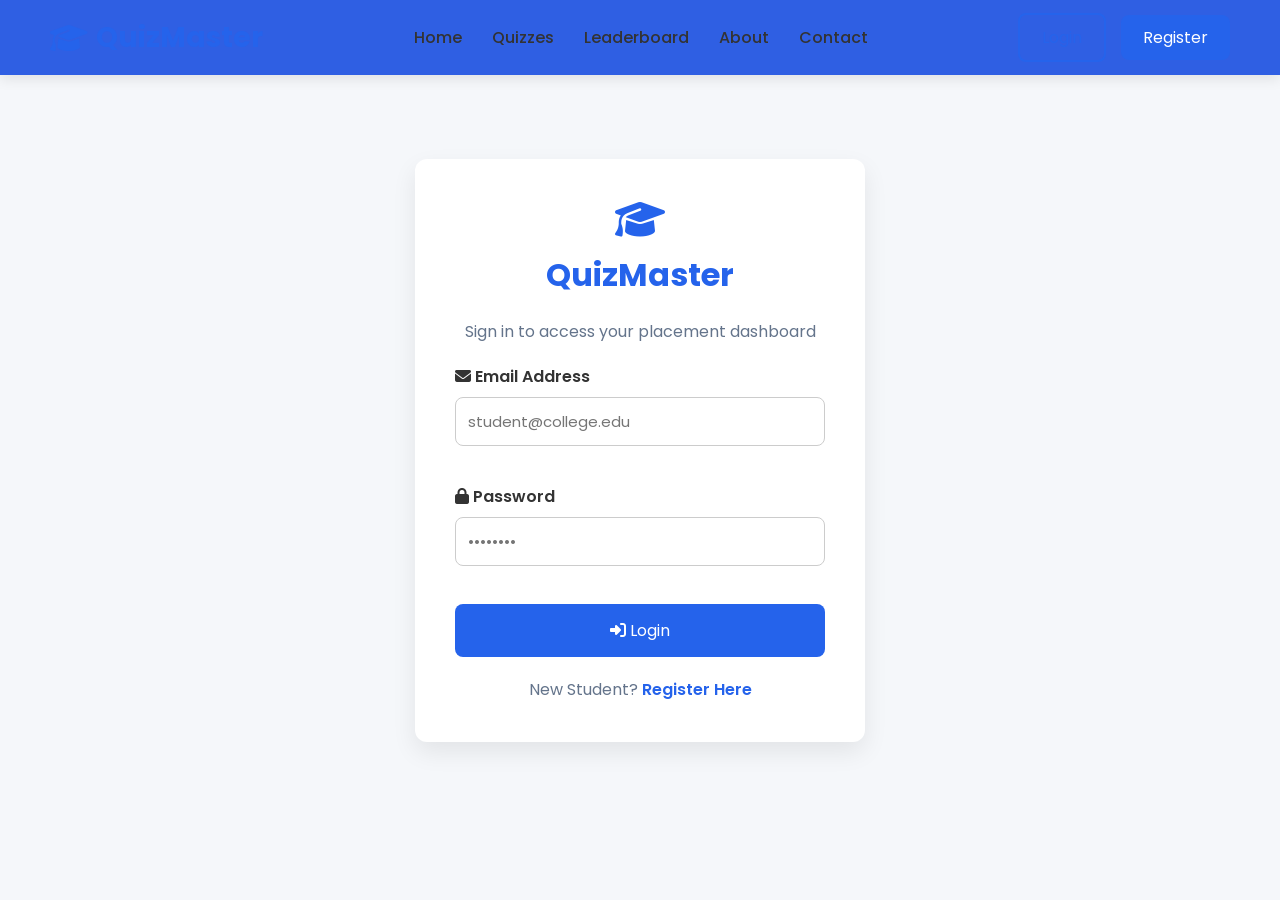
<file: frontend/add-question.html>
<!DOCTYPE html>
<html lang="en">

<head>
    <meta charset="UTF-8">
    <meta name="viewport" content="width=device-width, initial-scale=1.0">
    <title>Add Question | QuizMaster Admin</title>
    <link rel="stylesheet" href="css/style.css">
    <link rel="preconnect" href="https://fonts.googleapis.com">
    <link href="https://fonts.googleapis.com/css2?family=Poppins:wght@300;400;500;600;700&display=swap" rel="stylesheet">
    <link rel="stylesheet" href="https://cdnjs.cloudflare.com/ajax/libs/font-awesome/6.7.2/css/all.min.css">
</head>

<body>

    <header class="navbar">
        <!-- Rendered by common.js -->
    </header>

    <div class="container" style="align-items: flex-start; padding-top: 100px;">
        <div style="max-width: 900px; width: 100%; display: grid; grid-template-columns: 1fr 1fr; gap: 25px;">
            
            <!-- Left Form Card -->
            <div class="card" style="width: 100%;">
                <div style="text-align: center; margin-bottom: 20px;">
                    <i class="fa-solid fa-circle-question" style="font-size: 38px; color: #2563eb;"></i>
                    <h1 style="margin-top: 10px;">Add Question</h1>
                    <p style="color: #64748b;">Add MCQ to selected quiz</p>
                </div>

                <form id="questionForm">
                    <div class="input-group">
                        <label for="quizSelect"><i class="fa-solid fa-layer-group"></i> Select Target Quiz</label>
                        <select id="quizSelect" required>
                            <option value="">-- Loading Quizzes --</option>
                        </select>
                    </div>

                    <div class="input-group">
                        <label for="questionText"><i class="fa-solid fa-question"></i> Question Text</label>
                        <textarea id="questionText" placeholder="Enter question statement..." rows="3" required></textarea>
                    </div>

                    <div class="input-group">
                        <label for="opt1">Option 1</label>
                        <input type="text" id="opt1" placeholder="Option 1 text" required>
                    </div>

                    <div class="input-group">
                        <label for="opt2">Option 2</label>
                        <input type="text" id="opt2" placeholder="Option 2 text" required>
                    </div>

                    <div class="input-group">
                        <label for="opt3">Option 3</label>
                        <input type="text" id="opt3" placeholder="Option 3 text" required>
                    </div>

                    <div class="input-group">
                        <label for="opt4">Option 4</label>
                        <input type="text" id="opt4" placeholder="Option 4 text" required>
                    </div>

                    <div class="input-group">
                        <label for="correctAnswer"><i class="fa-solid fa-circle-check"></i> Correct Answer Choice</label>
                        <select id="correctAnswer" required>
                            <option value="">-- Select Which Option is Correct --</option>
                            <option value="1">Option 1</option>
                            <option value="2">Option 2</option>
                            <option value="3">Option 3</option>
                            <option value="4">Option 4</option>
                        </select>
                    </div>

                    <button type="submit" id="submitBtn">
                        <i class="fa-solid fa-plus"></i> Save Question
                    </button>
                </form>

                <div style="text-align: center; margin-top: 20px;">
                    <a href="admin-dashboard.html" style="color: #64748b; text-decoration: none; font-size: 14px;">
                        <i class="fa-solid fa-arrow-left"></i> Back to Dashboard
                    </a>
                </div>
            </div>

            <!-- Right Question List Card -->
            <div class="card" style="width: 100%;">
                <h3 style="margin-top: 0; text-align: left; margin-bottom: 15px; color: #0f172a;">
                    <i class="fa-solid fa-list-check" style="color: #2563eb;"></i> Existing Questions
                </h3>
                <div id="existingQuestionsList" style="max-height: 580px; overflow-y: auto;">
                    <p style="color: #64748b;">Select a quiz to view its current questions.</p>
                </div>
            </div>

        </div>
    </div>

    <script src="js/common.js"></script>
    <script src="js/add-question.js"></script>
</body>

</html>
</file>
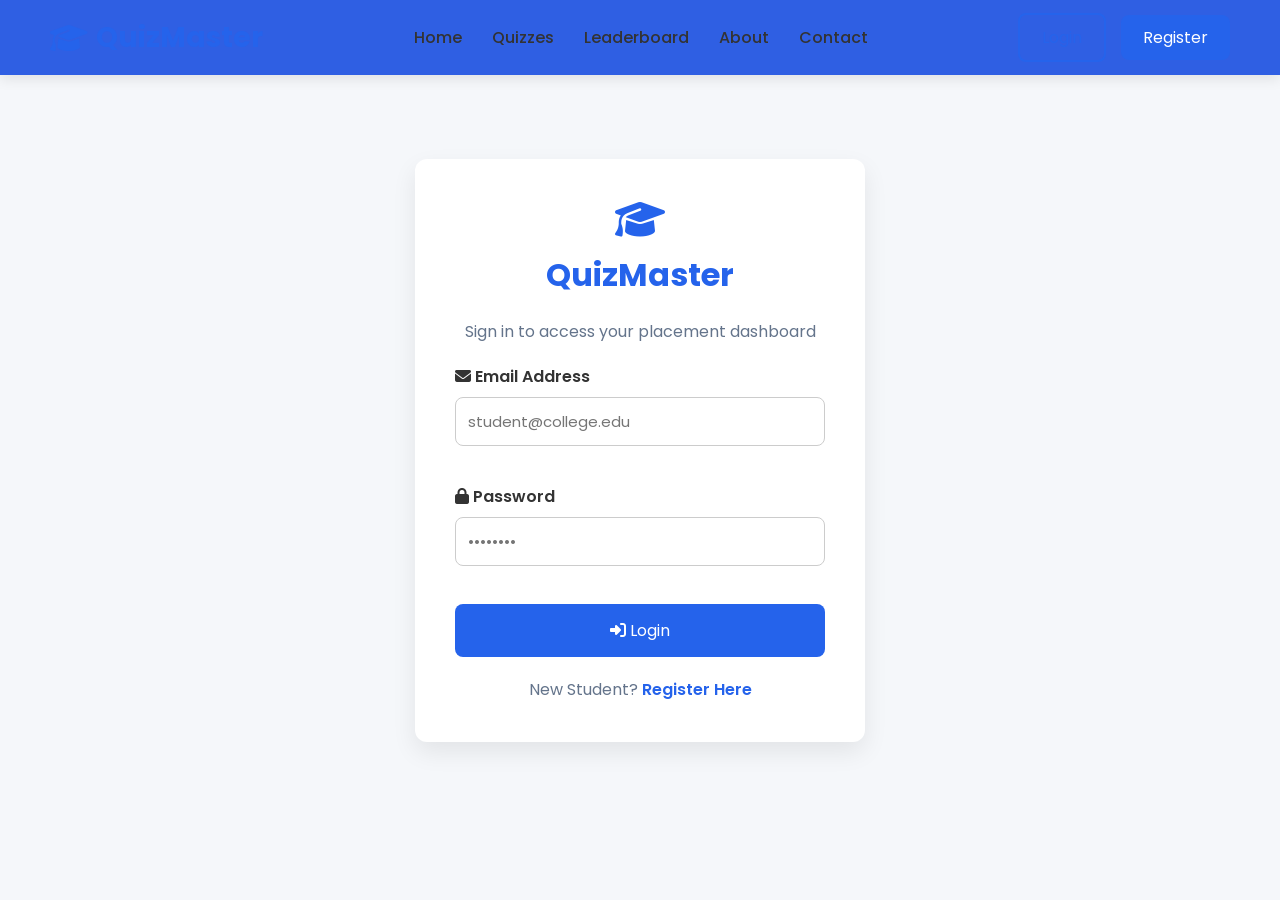
<file: frontend/add-quiz.html>
<!DOCTYPE html>
<html lang="en">

<head>
    <meta charset="UTF-8">
    <meta name="viewport" content="width=device-width, initial-scale=1.0">
    <title>Add Quiz | QuizMaster Admin</title>
    <link rel="stylesheet" href="css/style.css">
    <link rel="preconnect" href="https://fonts.googleapis.com">
    <link href="https://fonts.googleapis.com/css2?family=Poppins:wght@300;400;500;600;700&display=swap" rel="stylesheet">
    <link rel="stylesheet" href="https://cdnjs.cloudflare.com/ajax/libs/font-awesome/6.7.2/css/all.min.css">
</head>

<body>

    <header class="navbar">
        <!-- Rendered by common.js -->
    </header>

    <div class="container">
        <div class="card" style="max-width: 550px; width: 100%;">
            <div style="text-align: center; margin-bottom: 20px;">
                <i class="fa-solid fa-folder-plus" style="font-size: 38px; color: #2563eb;"></i>
                <h1 style="margin-top: 10px;">Create New Quiz</h1>
                <p style="color: #64748b;">Publish a new assessment module</p>
            </div>

            <form id="quizForm">
                <div class="input-group">
                    <label for="title"><i class="fa-solid fa-heading"></i> Quiz Title</label>
                    <input type="text" id="title" placeholder="e.g. Java Core & Spring Boot Placement Assessment" required>
                </div>

                <div class="input-group">
                    <label for="description"><i class="fa-solid fa-align-left"></i> Description</label>
                    <textarea id="description" placeholder="Short overview of topics covered..." rows="3" required></textarea>
                </div>

                <div class="input-group">
                    <label for="imageUrl"><i class="fa-solid fa-image"></i> Image URL (Optional)</label>
                    <input type="url" id="imageUrl" placeholder="https://example.com/java-quiz-banner.png">
                </div>

                <div style="display: grid; grid-template-columns: 1fr 1fr; gap: 15px;">
                    <div class="input-group">
                        <label for="duration"><i class="fa-solid fa-clock"></i> Duration (Mins)</label>
                        <input type="number" id="duration" placeholder="15" value="10" min="1" required>
                    </div>

                    <div class="input-group">
                        <label for="price"><i class="fa-solid fa-indian-rupee-sign"></i> Price (INR)</label>
                        <input type="number" id="price" placeholder="99" min="0" required>
                    </div>
                </div>

                <button type="submit" id="submitBtn">
                    <i class="fa-solid fa-check"></i> Publish Quiz
                </button>
            </form>

            <div style="text-align: center; margin-top: 20px;">
                <a href="admin-dashboard.html" style="color: #64748b; text-decoration: none; font-size: 14px;">
                    <i class="fa-solid fa-arrow-left"></i> Back to Admin Dashboard
                </a>
            </div>
        </div>
    </div>

    <script src="js/common.js"></script>
    <script src="js/add-quiz.js"></script>
</body>

</html>
</file>
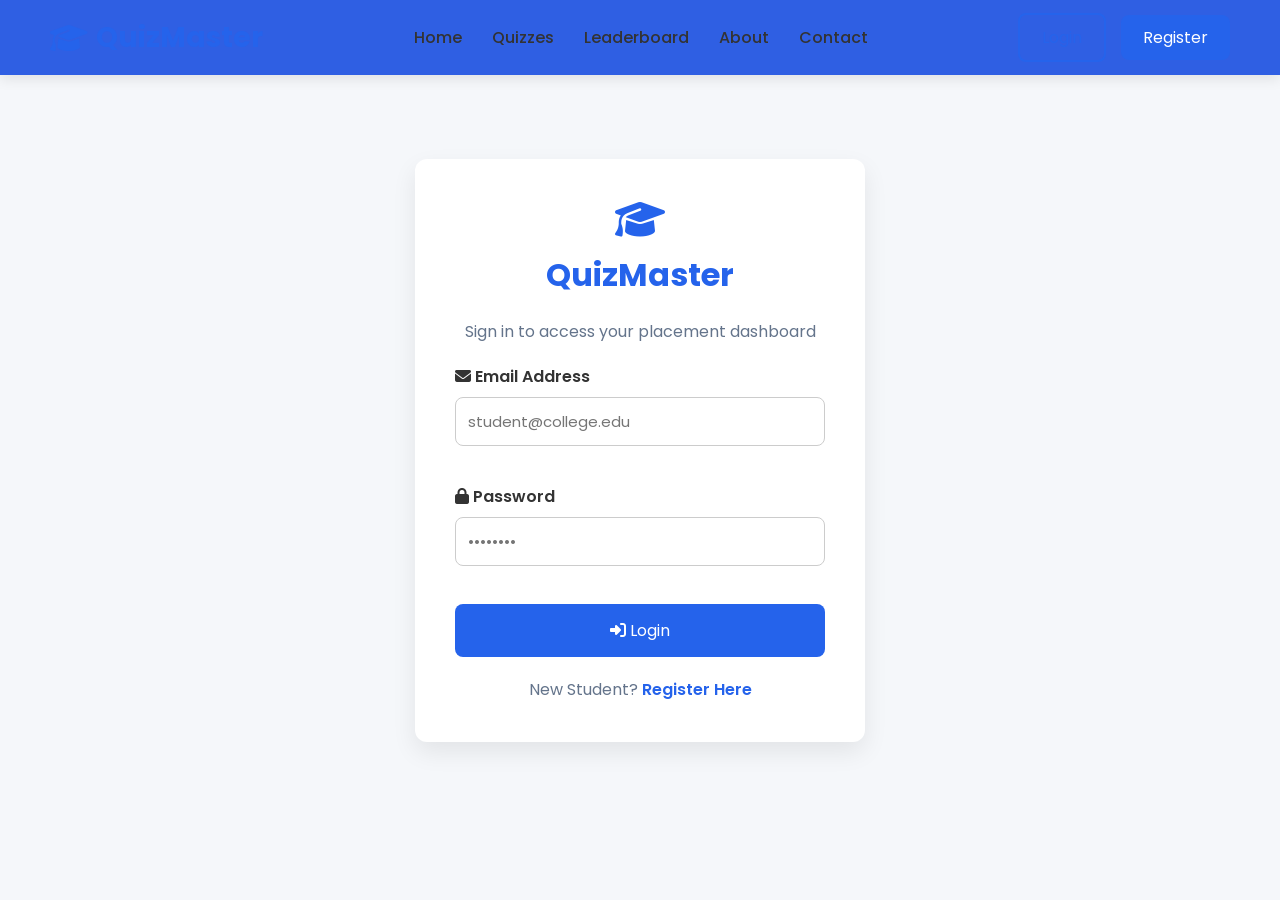
<file: frontend/admin-dashboard.html>
<!DOCTYPE html>
<html lang="en">

<head>
    <meta charset="UTF-8">
    <meta name="viewport" content="width=device-width, initial-scale=1.0">
    <title>Admin Dashboard | QuizMaster</title>
    <link rel="stylesheet" href="css/style.css">
    <link rel="preconnect" href="https://fonts.googleapis.com">
    <link href="https://fonts.googleapis.com/css2?family=Poppins:wght@300;400;500;600;700&display=swap" rel="stylesheet">
    <link rel="stylesheet" href="https://cdnjs.cloudflare.com/ajax/libs/font-awesome/6.7.2/css/all.min.css">
</head>

<body>

    <header class="navbar">
        <!-- Rendered by common.js -->
    </header>

    <div style="padding: 100px 8% 40px 8%; max-width: 1300px; margin: auto;">

        <!-- Admin Welcome Header -->
        <div style="background: linear-gradient(135deg, #0f172a, #3b82f6); color: white; padding: 35px; border-radius: 16px; margin-bottom: 35px; box-shadow: 0 10px 25px rgba(15, 23, 42, 0.3); display: flex; justify-content: space-between; align-items: center; flex-wrap: wrap; gap: 20px;">
            <div>
                <h1 style="font-size: 30px; margin-bottom: 6px;"><i class="fa-solid fa-user-gear"></i> Admin Control Center</h1>
                <p style="color: #cbd5e1; font-size: 15px;">Manage quizzes, questions, registered students, test attempts, and revenue.</p>
            </div>
            <div style="display: flex; gap: 12px; flex-wrap: wrap;">
                <a href="add-quiz.html" class="primary-btn" style="background: #10b981; border: none;">
                    <i class="fa-solid fa-plus"></i> Add Quiz
                </a>
                <a href="add-question.html" class="primary-btn">
                    <i class="fa-solid fa-circle-question"></i> Add Question
                </a>
            </div>
        </div>

        <!-- Metrics Overview Grid -->
        <div class="stat-grid">
            <div class="stat-card">
                <div class="stat-icon" style="background: rgba(37, 99, 235, 0.1); color: #2563eb;"><i class="fa-solid fa-indian-rupee-sign"></i></div>
                <div class="stat-info">
                    <h4>Total Revenue</h4>
                    <p id="adminRevenue">₹0</p>
                </div>
            </div>
            <div class="stat-card">
                <div class="stat-icon" style="background: rgba(16, 185, 129, 0.1); color: #10b981;"><i class="fa-solid fa-box"></i></div>
                <div class="stat-info">
                    <h4>Total Quizzes</h4>
                    <p id="adminQuizzes">0</p>
                </div>
            </div>
            <div class="stat-card">
                <div class="stat-icon" style="background: rgba(234, 179, 8, 0.1); color: #eab308;"><i class="fa-solid fa-list-check"></i></div>
                <div class="stat-info">
                    <h4>Total Questions</h4>
                    <p id="adminQuestions">0</p>
                </div>
            </div>
            <div class="stat-card">
                <div class="stat-icon" style="background: rgba(168, 85, 247, 0.1); color: #a855f7;"><i class="fa-solid fa-users"></i></div>
                <div class="stat-info">
                    <h4>Students Registered</h4>
                    <p id="adminStudents">0</p>
                </div>
            </div>
        </div>

        <!-- Admin Quick Actions & Navigation Cards -->
        <div style="display: grid; grid-template-columns: repeat(auto-fit, minmax(220px, 1fr)); gap: 20px; margin-bottom: 40px;">
            <a href="students.html" style="text-decoration: none; color: inherit;">
                <div class="stat-card" style="transition: transform 0.2s; cursor: pointer;" onmouseover="this.style.transform='translateY(-4px)'" onmouseout="this.style.transform='none'">
                    <div class="stat-icon"><i class="fa-solid fa-graduation-cap"></i></div>
                    <div class="stat-info">
                        <h4>Manage Students</h4>
                        <p style="font-size: 14px; color: #2563eb;">View Roster &rarr;</p>
                    </div>
                </div>
            </a>

            <a href="admin-results.html" style="text-decoration: none; color: inherit;">
                <div class="stat-card" style="transition: transform 0.2s; cursor: pointer;" onmouseover="this.style.transform='translateY(-4px)'" onmouseout="this.style.transform='none'">
                    <div class="stat-icon" style="color:#10b981; background:rgba(16,185,129,0.1);"><i class="fa-solid fa-chart-line"></i></div>
                    <div class="stat-info">
                        <h4>Quiz Results</h4>
                        <p style="font-size: 14px; color: #10b981;">View Attempts &rarr;</p>
                    </div>
                </div>
            </a>
        </div>

        <!-- Manage Published Quizzes Table -->
        <div style="background: white; border-radius: 16px; box-shadow: 0 8px 25px rgba(0,0,0,0.06); padding: 25px; border: 1px solid #e2e8f0;">
            <div style="display: flex; justify-content: space-between; align-items: center; margin-bottom: 20px; flex-wrap: wrap; gap: 15px;">
                <h3 style="margin: 0; font-size: 22px; color: #0f172a;"><i class="fa-solid fa-layer-group" style="color: #2563eb;"></i> Published Quizzes</h3>
                <a href="add-quiz.html" class="primary-btn" style="padding: 8px 16px; font-size: 14px;">
                    <i class="fa-solid fa-plus"></i> Create Quiz
                </a>
            </div>

            <table>
                <thead>
                    <tr>
                        <th>ID</th>
                        <th>Title</th>
                        <th>Duration</th>
                        <th>Price</th>
                        <th>Actions</th>
                    </tr>
                </thead>
                <tbody id="adminQuizTableBody">
                    <tr>
                        <td colspan="5" style="text-align: center; padding: 30px;">
                            <i class="fa-solid fa-spinner fa-spin" style="color: #2563eb;"></i> Loading published quizzes...
                        </td>
                    </tr>
                </tbody>
            </table>
        </div>

        <!-- Recent Purchases / Revenue Log Table -->
        <div style="background: white; border-radius: 16px; box-shadow: 0 8px 25px rgba(0,0,0,0.06); padding: 25px; border: 1px solid #e2e8f0; margin-top: 40px;">
            <h3 style="margin-top: 0; margin-bottom: 20px; font-size: 22px; color: #0f172a;"><i class="fa-solid fa-receipt" style="color: #10b981;"></i> Recent Quiz Purchases</h3>
            <table>
                <thead>
                    <tr>
                        <th>ID</th>
                        <th>User</th>
                        <th>Email</th>
                        <th>Quiz Title</th>
                        <th>Amount</th>
                        <th>Payment ID</th>
                    </tr>
                </thead>
                <tbody id="adminPurchasesTableBody">
                    <tr>
                        <td colspan="6" style="text-align: center; padding: 25px;">
                            <i class="fa-solid fa-spinner fa-spin" style="color: #10b981;"></i> Loading purchase history...
                        </td>
                    </tr>
                </tbody>
            </table>
        </div>

    </div>

    <footer>
        <p>© 2026 QuizMaster | Placement Assessment Platform</p>
    </footer>

    <script src="js/common.js"></script>
    <script src="js/admin.js"></script>
</body>

</html>
</file>
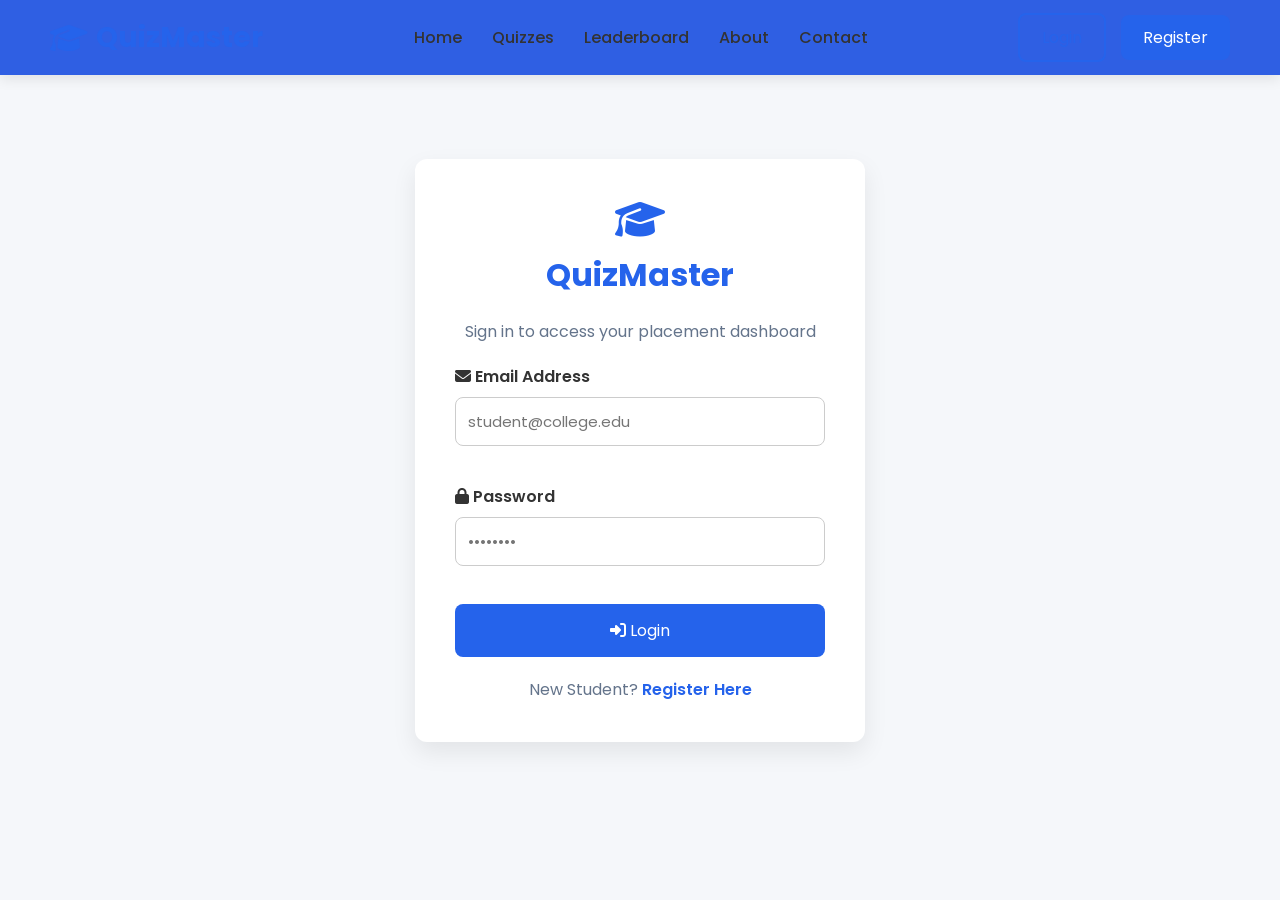
<file: frontend/admin-results.html>
<!DOCTYPE html>
<html lang="en">

<head>
    <meta charset="UTF-8">
    <meta name="viewport" content="width=device-width, initial-scale=1.0">
    <title>All Assessment Results | QuizMaster Admin</title>
    <link rel="stylesheet" href="css/style.css">
    <link rel="preconnect" href="https://fonts.googleapis.com">
    <link href="https://fonts.googleapis.com/css2?family=Poppins:wght@300;400;500;600;700&display=swap" rel="stylesheet">
    <link rel="stylesheet" href="https://cdnjs.cloudflare.com/ajax/libs/font-awesome/6.7.2/css/all.min.css">
</head>

<body>

    <header class="navbar">
        <!-- Rendered by common.js -->
    </header>

    <div style="padding: 100px 8% 40px 8%; max-width: 1200px; margin: auto;">
        
        <div style="display: flex; justify-content: space-between; align-items: center; margin-bottom: 25px; flex-wrap: wrap; gap: 15px;">
            <div>
                <h1 style="font-size: 30px; color: #0f172a; margin: 0;"><i class="fa-solid fa-square-poll-vertical" style="color: #10b981;"></i> Student Assessment Results</h1>
                <p style="color: #64748b; margin-top: 4px;">Complete history of test attempts across all published quizzes</p>
            </div>
            <a href="admin-dashboard.html" class="primary-btn">
                <i class="fa-solid fa-arrow-left"></i> Admin Dashboard
            </a>
        </div>

        <div style="background: white; border-radius: 16px; box-shadow: 0 8px 25px rgba(0,0,0,0.06); overflow: hidden; border: 1px solid #e2e8f0;">
            <table>
                <thead>
                    <tr>
                        <th>Attempt ID</th>
                        <th>Student Username</th>
                        <th>Student Email</th>
                        <th>Quiz Name</th>
                        <th>Score</th>
                        <th>Total Qs</th>
                        <th>Percentage</th>
                    </tr>
                </thead>
                <tbody id="resultTable">
                    <tr>
                        <td colspan="7" style="text-align: center; padding: 40px;">
                            <i class="fa-solid fa-spinner fa-spin" style="font-size: 24px; color: #10b981;"></i>
                            <p style="margin-top: 10px; color: #64748b;">Loading assessment attempt records...</p>
                        </td>
                    </tr>
                </tbody>
            </table>
        </div>

    </div>

    <footer>
        <p>© 2026 QuizMaster | Placement Assessment Platform</p>
    </footer>

    <script src="js/common.js"></script>
    <script src="js/admin-results.js"></script>
</body>

</html>
</file>
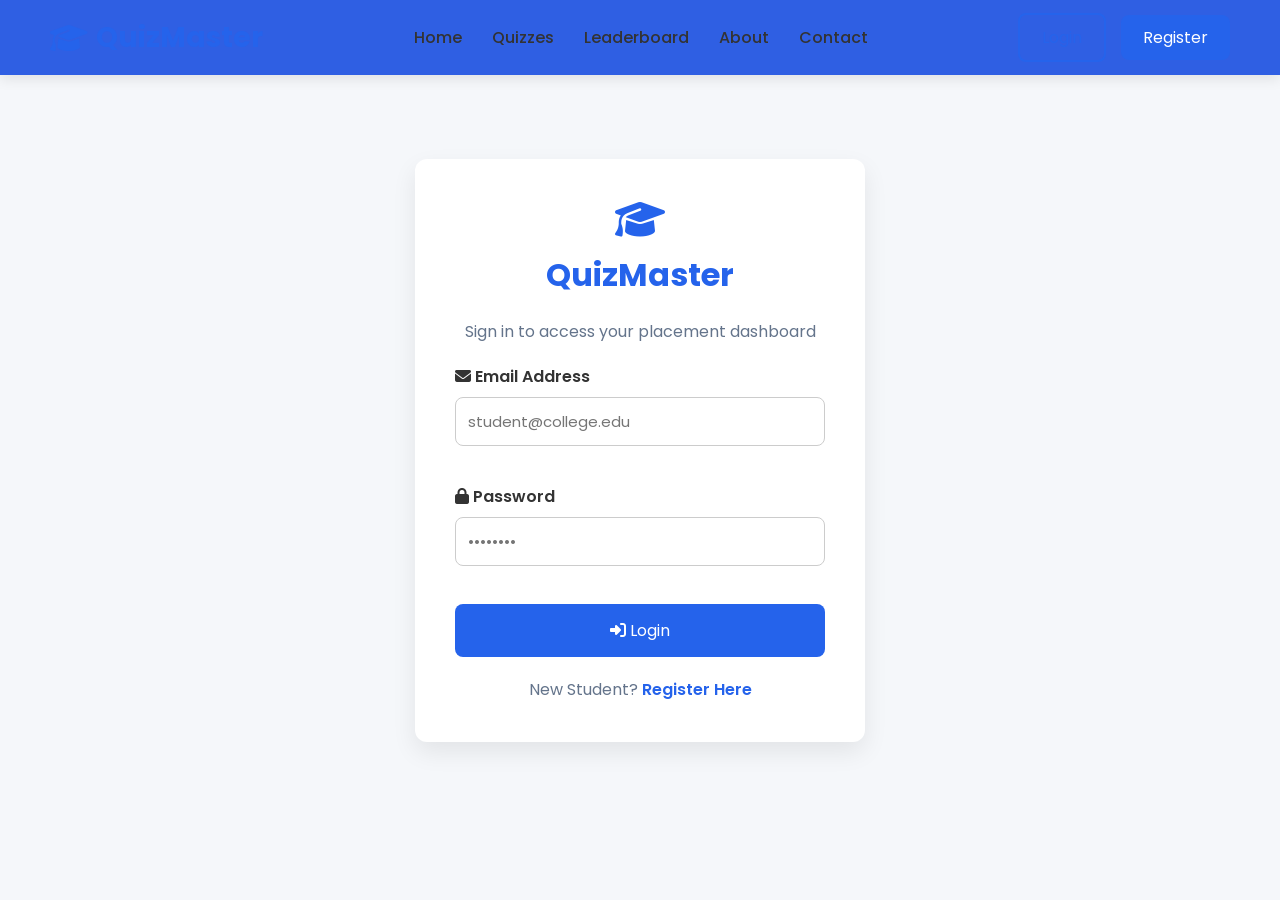
<file: frontend/dashboard.html>
<!DOCTYPE html>
<html lang="en">

<head>
    <meta charset="UTF-8">
    <meta name="viewport" content="width=device-width, initial-scale=1.0">
    <title>Student Dashboard | QuizMaster</title>
    <link rel="stylesheet" href="css/style.css">
    <link rel="preconnect" href="https://fonts.googleapis.com">
    <link href="https://fonts.googleapis.com/css2?family=Poppins:wght@300;400;500;600;700&display=swap" rel="stylesheet">
    <link rel="stylesheet" href="https://cdnjs.cloudflare.com/ajax/libs/font-awesome/6.7.2/css/all.min.css">
    <script src="https://checkout.razorpay.com/v1/checkout.js"></script>
</head>

<body>

    <header class="navbar">
        <!-- Rendered by common.js -->
    </header>

    <div style="padding: 100px 8% 40px 8%; max-width: 1300px; margin: auto;">
        
        <!-- Welcome Banner -->
        <div style="background: linear-gradient(135deg, #1e293b, #2563eb); color: white; padding: 35px; border-radius: 16px; margin-bottom: 35px; box-shadow: 0 10px 25px rgba(37, 99, 235, 0.2); display: flex; justify-content: space-between; align-items: center; flex-wrap: wrap; gap: 20px;">
            <div>
                <h1 style="font-size: 32px; margin-bottom: 8px;">Welcome, <span id="welcomeUsername">Student</span> 👋</h1>
                <p style="color: #cbd5e1; font-size: 16px;">Access your unlocked placement assessments or explore new quizzes.</p>
            </div>
            <div>
                <a href="leaderboard.html" class="primary-btn" style="background: white; color: #2563eb; font-weight: 600;">
                    <i class="fa-solid fa-trophy" style="color: #eab308;"></i> View Leaderboard
                </a>
            </div>
        </div>

        <!-- My Performance Stats -->
        <div class="stat-grid">
            <div class="stat-card">
                <div class="stat-icon"><i class="fa-solid fa-unlock-keyhole"></i></div>
                <div class="stat-info">
                    <h4>Purchased Quizzes</h4>
                    <p id="statPurchased">0</p>
                </div>
            </div>
            <div class="stat-card">
                <div class="stat-icon" style="background: rgba(16, 185, 129, 0.1); color: #10b981;"><i class="fa-solid fa-circle-check"></i></div>
                <div class="stat-info">
                    <h4>Quizzes Attempted</h4>
                    <p id="statAttempted">0</p>
                </div>
            </div>
            <div class="stat-card">
                <div class="stat-icon" style="background: rgba(234, 179, 8, 0.1); color: #eab308;"><i class="fa-solid fa-star"></i></div>
                <div class="stat-info">
                    <h4>Best Percentage</h4>
                    <p id="statBestScore">0%</p>
                </div>
            </div>
        </div>

        <!-- Available Quizzes Section -->
        <h2 style="text-align: left; margin-bottom: 25px; font-size: 26px; color: #0f172a;">All Quizzes & Assessments</h2>
        <div class="quiz-container" id="studentQuizContainer">
            <div style="grid-column: 1/-1; text-align: center; padding: 40px;">
                <i class="fa-solid fa-spinner fa-spin" style="font-size: 32px; color: #2563eb;"></i>
                <p style="margin-top: 10px; color: #64748b;">Loading available assessments...</p>
            </div>
        </div>

    </div>

    <!-- Footers & Scripts -->
    <footer style="margin-top: 60px;">
        <p>© 2026 QuizMaster | Placement Assessment Platform</p>
    </footer>

    <script src="js/common.js"></script>
    <script src="js/dashboard.js"></script>
</body>

</html>
</file>
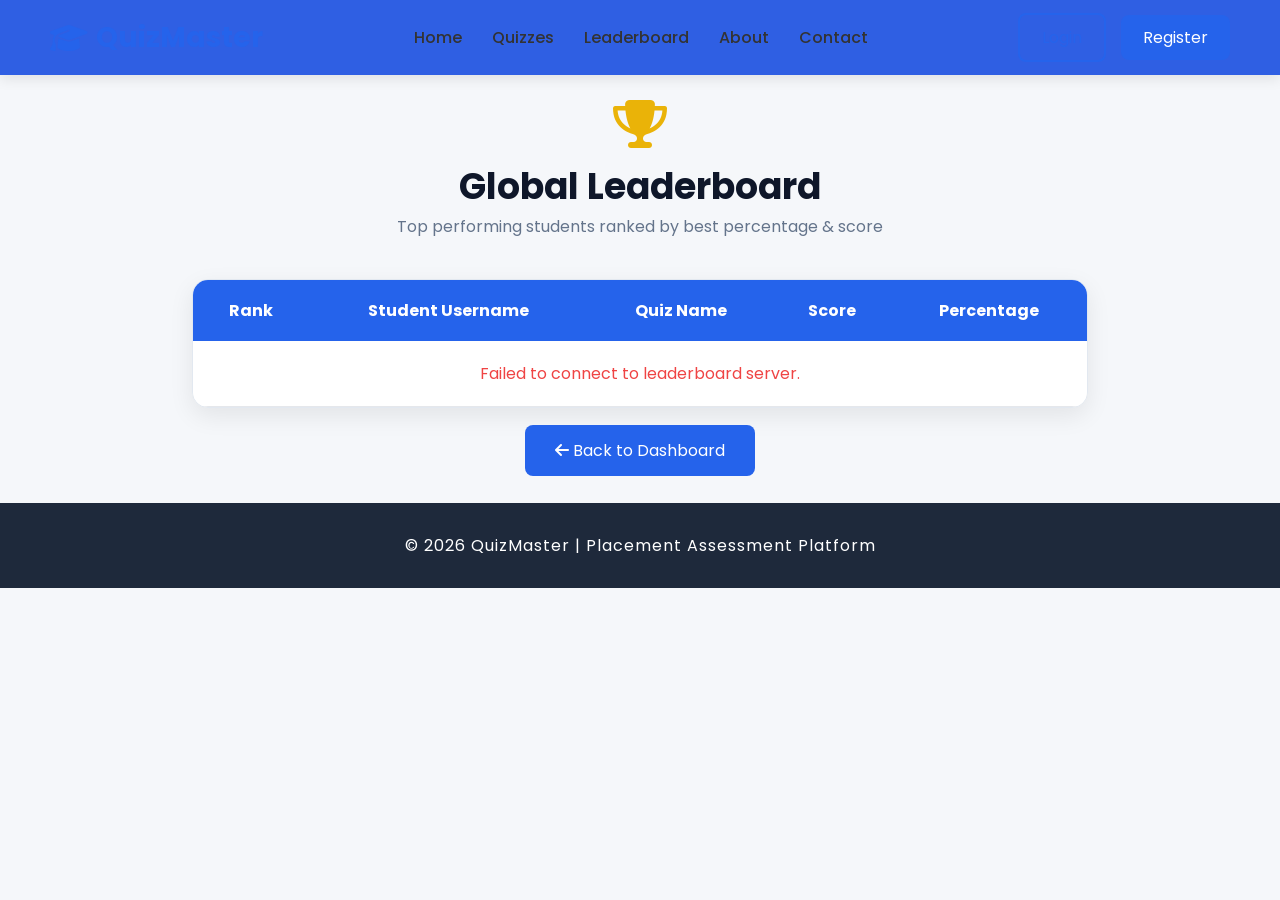
<file: frontend/leaderboard.html>
<!DOCTYPE html>
<html lang="en">

<head>
    <meta charset="UTF-8">
    <meta name="viewport" content="width=device-width, initial-scale=1.0">
    <title>Global Leaderboard | QuizMaster</title>
    <link rel="stylesheet" href="css/style.css">
    <link rel="preconnect" href="https://fonts.googleapis.com">
    <link href="https://fonts.googleapis.com/css2?family=Poppins:wght@300;400;500;600;700&display=swap" rel="stylesheet">
    <link rel="stylesheet" href="https://cdnjs.cloudflare.com/ajax/libs/font-awesome/6.7.2/css/all.min.css">
</head>

<body>

    <header class="navbar">
        <!-- Rendered by common.js -->
    </header>

    <div style="padding: 100px 8% 40px 8%; max-width: 1100px; margin: auto;">
        
        <div style="text-align: center; margin-bottom: 40px;">
            <i class="fa-solid fa-trophy" style="font-size: 48px; color: #eab308;"></i>
            <h1 style="font-size: 36px; color: #0f172a; margin-top: 10px;">Global Leaderboard</h1>
            <p style="color: #64748b; font-size: 16px;">Top performing students ranked by best percentage & score</p>
        </div>

        <div style="background: white; border-radius: 16px; box-shadow: 0 8px 25px rgba(0,0,0,0.08); overflow: hidden; border: 1px solid #e2e8f0;">
            <table>
                <thead>
                    <tr>
                        <th>Rank</th>
                        <th>Student Username</th>
                        <th>Quiz Name</th>
                        <th>Score</th>
                        <th>Percentage</th>
                    </tr>
                </thead>
                <tbody id="leaderboardBody">
                    <tr>
                        <td colspan="5" style="text-align:center; padding: 40px;">
                            <i class="fa-solid fa-spinner fa-spin" style="font-size: 28px; color: #2563eb;"></i>
                            <p style="margin-top: 10px; color: #64748b;">Loading leaderboard rankings...</p>
                        </td>
                    </tr>
                </tbody>
            </table>
        </div>

        <div style="text-align: center; margin-top: 30px;">
            <a href="dashboard.html" class="primary-btn">
                <i class="fa-solid fa-arrow-left"></i> Back to Dashboard
            </a>
        </div>

    </div>

    <footer>
        <p>© 2026 QuizMaster | Placement Assessment Platform</p>
    </footer>

    <script src="js/common.js"></script>
    <script src="js/leaderboard.js"></script>
</body>

</html>
</file>
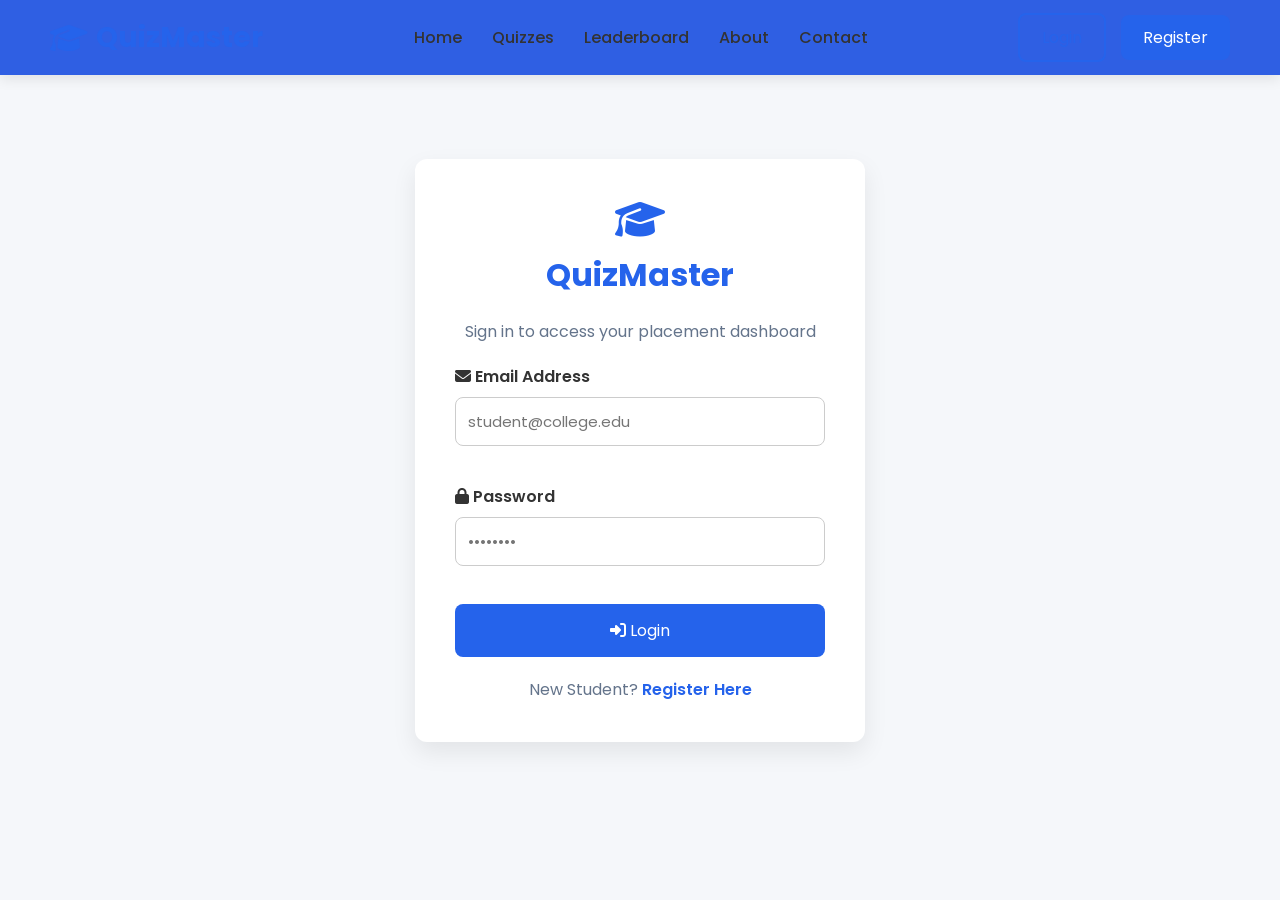
<file: frontend/login.html>
<!DOCTYPE html>
<html lang="en">
<head>
    <meta charset="UTF-8">
    <meta name="viewport" content="width=device-width, initial-scale=1.0">
    <title>Login | QuizMaster</title>
    <link rel="stylesheet" href="css/style.css">
    <link rel="preconnect" href="https://fonts.googleapis.com">
    <link href="https://fonts.googleapis.com/css2?family=Poppins:wght@300;400;500;600;700&display=swap" rel="stylesheet">
    <link rel="stylesheet" href="https://cdnjs.cloudflare.com/ajax/libs/font-awesome/6.7.2/css/all.min.css">
</head>
<body>

    <header class="navbar">
        <!-- Rendered by common.js -->
    </header>

    <div class="container">
        <div class="card">
            <div style="text-align: center; margin-bottom: 20px;">
                <i class="fa-solid fa-graduation-cap" style="font-size: 40px; color: #2563eb;"></i>
                <h1 style="margin-top: 10px;">QuizMaster</h1>
                <p style="color: #64748b;">Sign in to access your placement dashboard</p>
            </div>

            <form id="loginForm">
                <div class="input-group">
                    <label for="email"><i class="fa-solid fa-envelope"></i> Email Address</label>
                    <input type="email" id="email" placeholder="student@college.edu" required>
                </div>

                <div class="input-group">
                    <label for="password"><i class="fa-solid fa-lock"></i> Password</label>
                    <input type="password" id="password" placeholder="••••••••" required>
                </div>

                <button type="submit" id="submitBtn">
                    <i class="fa-solid fa-right-to-bracket"></i> Login
                </button>
            </form>

            <p style="text-align: center; margin-top: 20px; color: #64748b;">
                New Student? <a href="register.html">Register Here</a>
            </p>
        </div>
    </div>

    <script src="js/common.js"></script>
    <script src="js/login.js"></script>
</body>
</html>
</file>
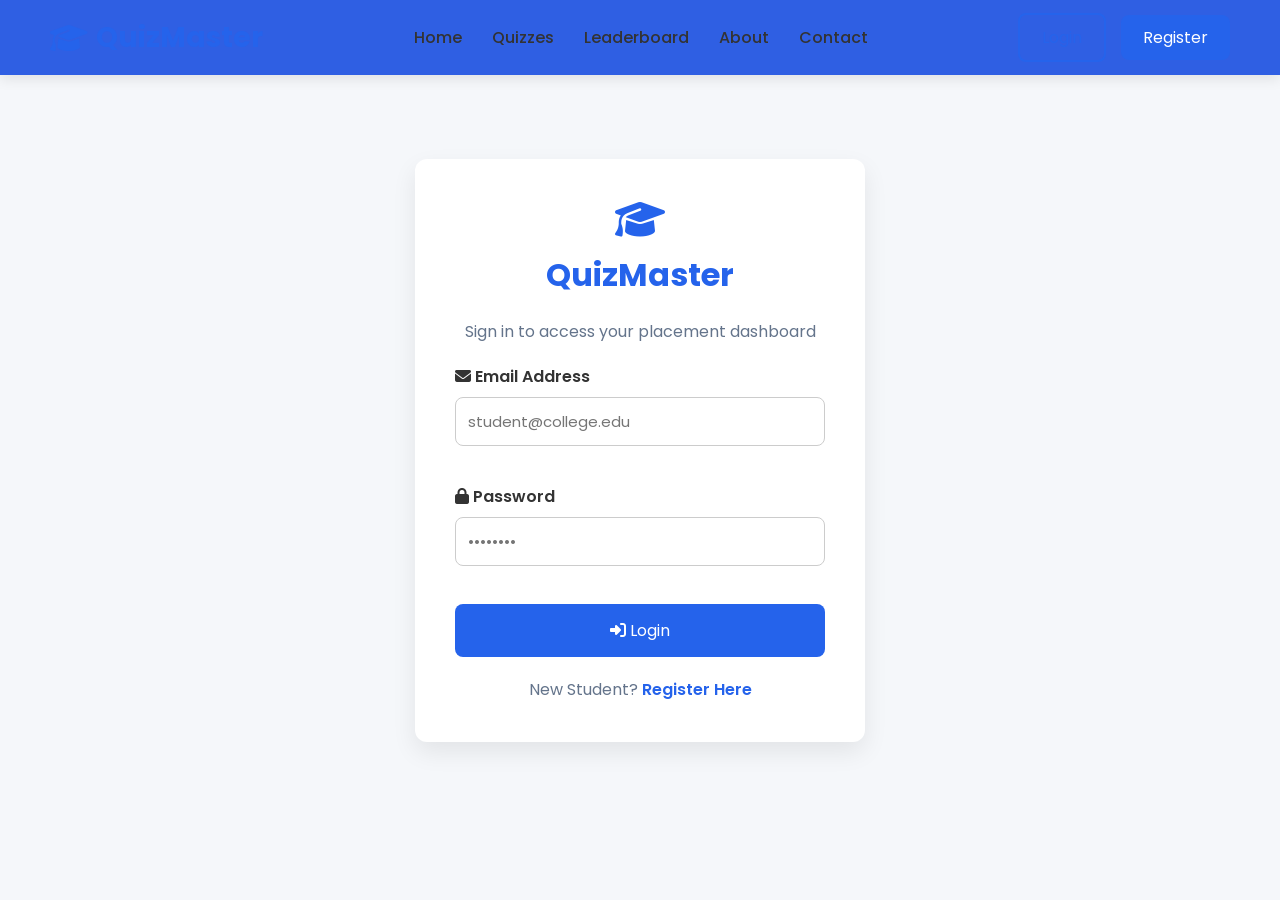
<file: frontend/quiz.html>
<!DOCTYPE html>
<html lang="en">

<head>
    <meta charset="UTF-8">
    <meta name="viewport" content="width=device-width, initial-scale=1.0">
    <title>Assessment | QuizMaster</title>
    <link rel="stylesheet" href="css/style.css">
    <link rel="preconnect" href="https://fonts.googleapis.com">
    <link href="https://fonts.googleapis.com/css2?family=Poppins:wght@300;400;500;600;700&display=swap" rel="stylesheet">
    <link rel="stylesheet" href="https://cdnjs.cloudflare.com/ajax/libs/font-awesome/6.7.2/css/all.min.css">
</head>

<body style="background: #f8fafc;">

    <header class="navbar">
        <!-- Rendered by common.js -->
    </header>

    <div style="padding: 100px 8% 40px 8%; max-width: 900px; margin: auto;">

        <!-- Sticky Timer Header -->
        <div class="timer-header">
            <div>
                <h3 id="quizHeaderTitle" style="margin: 0; font-size: 22px; color: white;">Loading Assessment...</h3>
                <p id="questionCountBadge" style="margin: 4px 0 0 0; color: #94a3b8; font-size: 14px;">Total Questions: --</p>
            </div>
            <div style="text-align: right;">
                <span style="font-size: 13px; color: #94a3b8; display: block; margin-bottom: 2px;">TIME REMAINING</span>
                <div class="timer-box" id="timerBox">00:00</div>
            </div>
        </div>

        <!-- Questions Container -->
        <div id="questionContainer">
            <div style="text-align: center; padding: 60px; background: white; border-radius: 12px;">
                <i class="fa-solid fa-spinner fa-spin" style="font-size: 36px; color: #2563eb;"></i>
                <p style="margin-top: 15px; color: #64748b; font-size: 16px;">Preparing questions...</p>
            </div>
        </div>

        <!-- Submit Button Card -->
        <div id="submitCard" style="display: none; background: white; padding: 25px; border-radius: 12px; margin-top: 30px; box-shadow: 0 4px 15px rgba(0,0,0,0.05); text-align: center;">
            <p style="color: #64748b; margin-bottom: 15px;">Review all your answers before submitting.</p>
            <button id="submitBtn" class="primary-btn" style="width: 100%; max-width: 350px; font-size: 18px; padding: 14px;">
                <i class="fa-solid fa-paper-plane"></i> Submit Assessment
            </button>
        </div>

    </div>

    <script src="js/common.js"></script>
    <script src="js/quiz.js"></script>
</body>

</html>
</file>
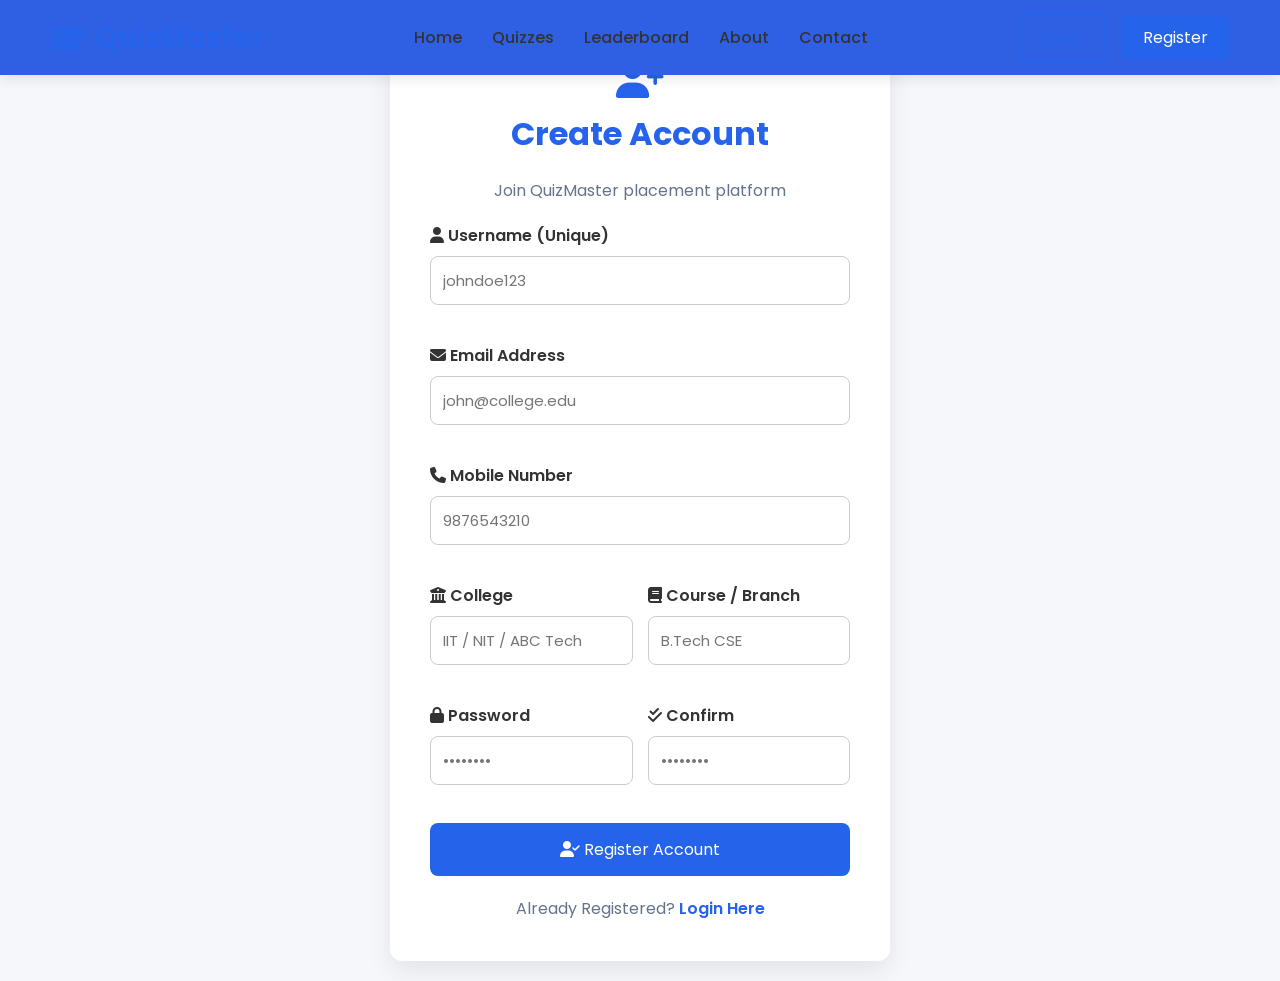
<file: frontend/register.html>
<!DOCTYPE html>
<html lang="en">
<head>
    <meta charset="UTF-8">
    <meta name="viewport" content="width=device-width, initial-scale=1.0">
    <title>Register | QuizMaster</title>
    <link rel="stylesheet" href="css/style.css">
    <link rel="preconnect" href="https://fonts.googleapis.com">
    <link href="https://fonts.googleapis.com/css2?family=Poppins:wght@300;400;500;600;700&display=swap" rel="stylesheet">
    <link rel="stylesheet" href="https://cdnjs.cloudflare.com/ajax/libs/font-awesome/6.7.2/css/all.min.css">
</head>
<body>

    <header class="navbar">
        <!-- Rendered by common.js -->
    </header>

    <div class="container">
        <div class="card" style="max-width: 500px; width: 100%;">
            <div style="text-align: center; margin-bottom: 20px;">
                <i class="fa-solid fa-user-plus" style="font-size: 38px; color: #2563eb;"></i>
                <h1 style="margin-top: 10px;">Create Account</h1>
                <p style="color: #64748b;">Join QuizMaster placement platform</p>
            </div>

            <form id="registerForm">
                <div class="input-group">
                    <label for="username"><i class="fa-solid fa-user"></i> Username (Unique)</label>
                    <input type="text" id="username" placeholder="johndoe123" required>
                </div>

                <div class="input-group">
                    <label for="email"><i class="fa-solid fa-envelope"></i> Email Address</label>
                    <input type="email" id="email" placeholder="john@college.edu" required>
                </div>

                <div class="input-group">
                    <label for="mobile"><i class="fa-solid fa-phone"></i> Mobile Number</label>
                    <input type="text" id="mobile" placeholder="9876543210" required>
                </div>

                <div style="display: grid; grid-template-columns: 1fr 1fr; gap: 15px;">
                    <div class="input-group">
                        <label for="college"><i class="fa-solid fa-building-columns"></i> College</label>
                        <input type="text" id="college" placeholder="IIT / NIT / ABC Tech" required>
                    </div>

                    <div class="input-group">
                        <label for="branch"><i class="fa-solid fa-book"></i> Course / Branch</label>
                        <input type="text" id="branch" placeholder="B.Tech CSE" required>
                    </div>
                </div>

                <div style="display: grid; grid-template-columns: 1fr 1fr; gap: 15px;">
                    <div class="input-group">
                        <label for="password"><i class="fa-solid fa-lock"></i> Password</label>
                        <input type="password" id="password" placeholder="••••••••" required>
                    </div>

                    <div class="input-group">
                        <label for="confirmPassword"><i class="fa-solid fa-check-double"></i> Confirm</label>
                        <input type="password" id="confirmPassword" placeholder="••••••••" required>
                    </div>
                </div>

                <button type="submit" id="submitBtn">
                    <i class="fa-solid fa-user-check"></i> Register Account
                </button>
            </form>

            <p style="text-align: center; margin-top: 20px; color: #64748b;">
                Already Registered? <a href="login.html">Login Here</a>
            </p>
        </div>
    </div>

    <script src="js/common.js"></script>
    <script src="js/register.js"></script>
</body>
</html>
</file>
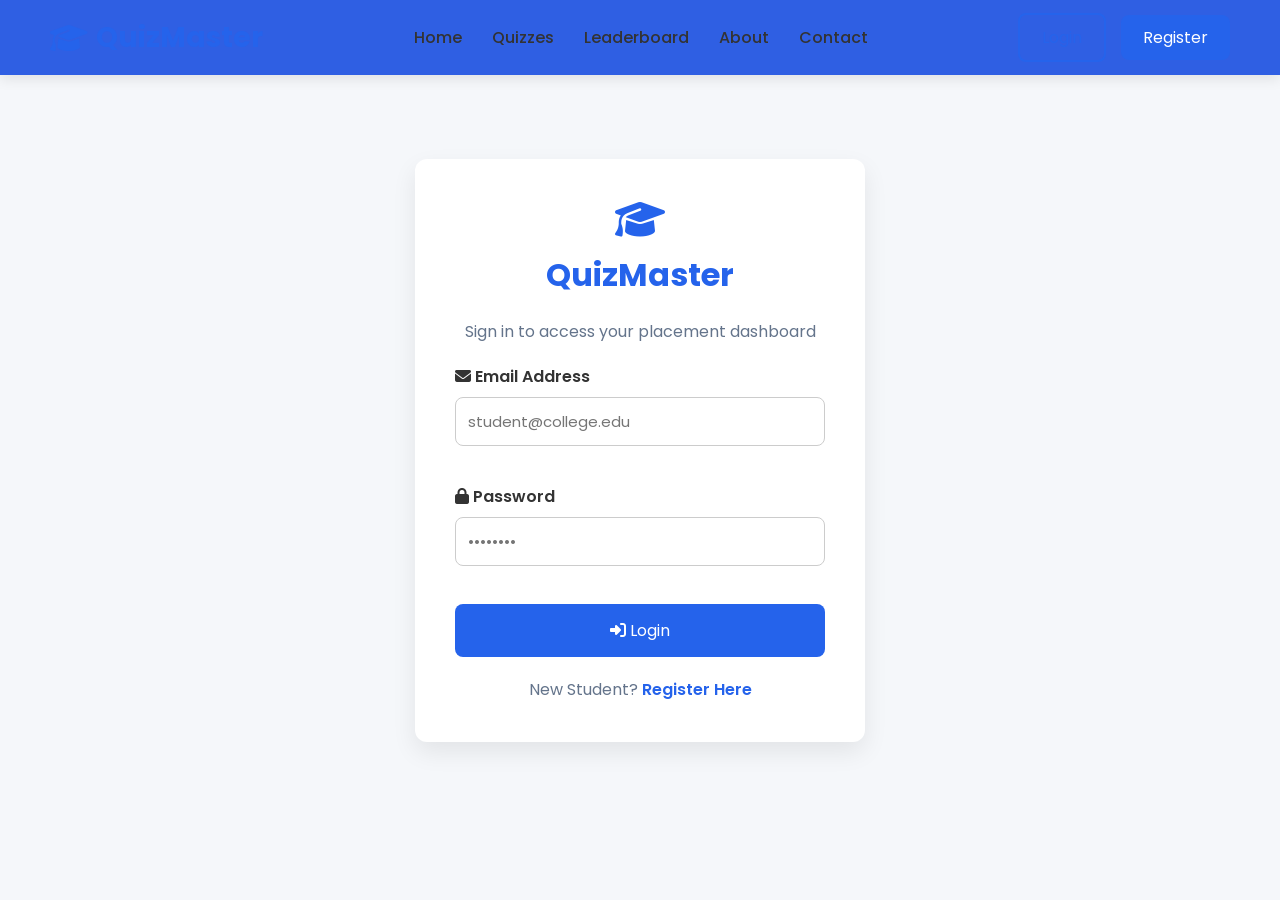
<file: frontend/result.html>
<!DOCTYPE html>
<html lang="en">

<head>
    <meta charset="UTF-8">
    <meta name="viewport" content="width=device-width, initial-scale=1.0">
    <title>Assessment Result | QuizMaster</title>
    <link rel="stylesheet" href="css/style.css">
    <link rel="preconnect" href="https://fonts.googleapis.com">
    <link href="https://fonts.googleapis.com/css2?family=Poppins:wght@300;400;500;600;700&display=swap" rel="stylesheet">
    <link rel="stylesheet" href="https://cdnjs.cloudflare.com/ajax/libs/font-awesome/6.7.2/css/all.min.css">
</head>

<body>

    <header class="navbar">
        <!-- Rendered by common.js -->
    </header>

    <div class="container">
        <div class="result-card" style="max-width: 550px; width: 100%;">
            
            <div style="font-size: 50px; color: #10b981; margin-bottom: 15px;">
                <i class="fa-solid fa-circle-check"></i>
            </div>

            <h1 style="color: #0f172a; margin-bottom: 5px;">Assessment Completed!</h1>
            <p style="color: #64748b; margin-bottom: 25px;">Here is your performance summary for this attempt.</p>

            <div style="background: #f8fafc; border-radius: 12px; padding: 20px; border: 1px solid #e2e8f0; margin-bottom: 30px; text-align: left;">
                <div style="display: flex; justify-content: space-between; padding: 10px 0; border-bottom: 1px solid #e2e8f0;">
                    <span style="color: #64748b;"><i class="fa-solid fa-user"></i> Username:</span>
                    <strong id="resUsername" style="color: #0f172a;">--</strong>
                </div>

                <div style="display: flex; justify-content: space-between; padding: 10px 0; border-bottom: 1px solid #e2e8f0;">
                    <span style="color: #64748b;"><i class="fa-solid fa-book-open"></i> Quiz Name:</span>
                    <strong id="resQuizName" style="color: #0f172a;">--</strong>
                </div>

                <div style="display: flex; justify-content: space-between; padding: 10px 0; border-bottom: 1px solid #e2e8f0;">
                    <span style="color: #64748b;"><i class="fa-solid fa-bullseye"></i> Score Obtained:</span>
                    <strong id="resScore" style="color: #2563eb;">--</strong>
                </div>

                <div style="display: flex; justify-content: space-between; padding: 10px 0; border-bottom: 1px solid #e2e8f0;">
                    <span style="color: #64748b;"><i class="fa-solid fa-percent"></i> Percentage:</span>
                    <strong id="resPercentage" style="color: #10b981;">--</strong>
                </div>

                <div style="display: flex; justify-content: space-between; padding: 10px 0;">
                    <span style="color: #64748b;"><i class="fa-solid fa-trophy"></i> Global Rank:</span>
                    <strong id="resRank" style="color: #eab308;">#--</strong>
                </div>
            </div>

            <!-- Buttons -->
            <div style="display: grid; grid-template-columns: 1fr 1fr 1fr; gap: 10px;">
                <a href="index.html" class="secondary-btn" style="padding: 10px; font-size: 14px; text-align: center;">
                    <i class="fa-solid fa-house"></i> Home
                </a>
                <a href="dashboard.html" class="primary-btn" style="padding: 10px; font-size: 14px; text-align: center;">
                    <i class="fa-solid fa-table-columns"></i> Dashboard
                </a>
                <a href="leaderboard.html" class="secondary-btn" style="padding: 10px; font-size: 14px; text-align: center; border-color: #eab308; color: #d97706;">
                    <i class="fa-solid fa-award"></i> Ranks
                </a>
            </div>

        </div>
    </div>

    <script src="js/common.js"></script>
    <script src="js/result.js"></script>
</body>

</html>
</file>
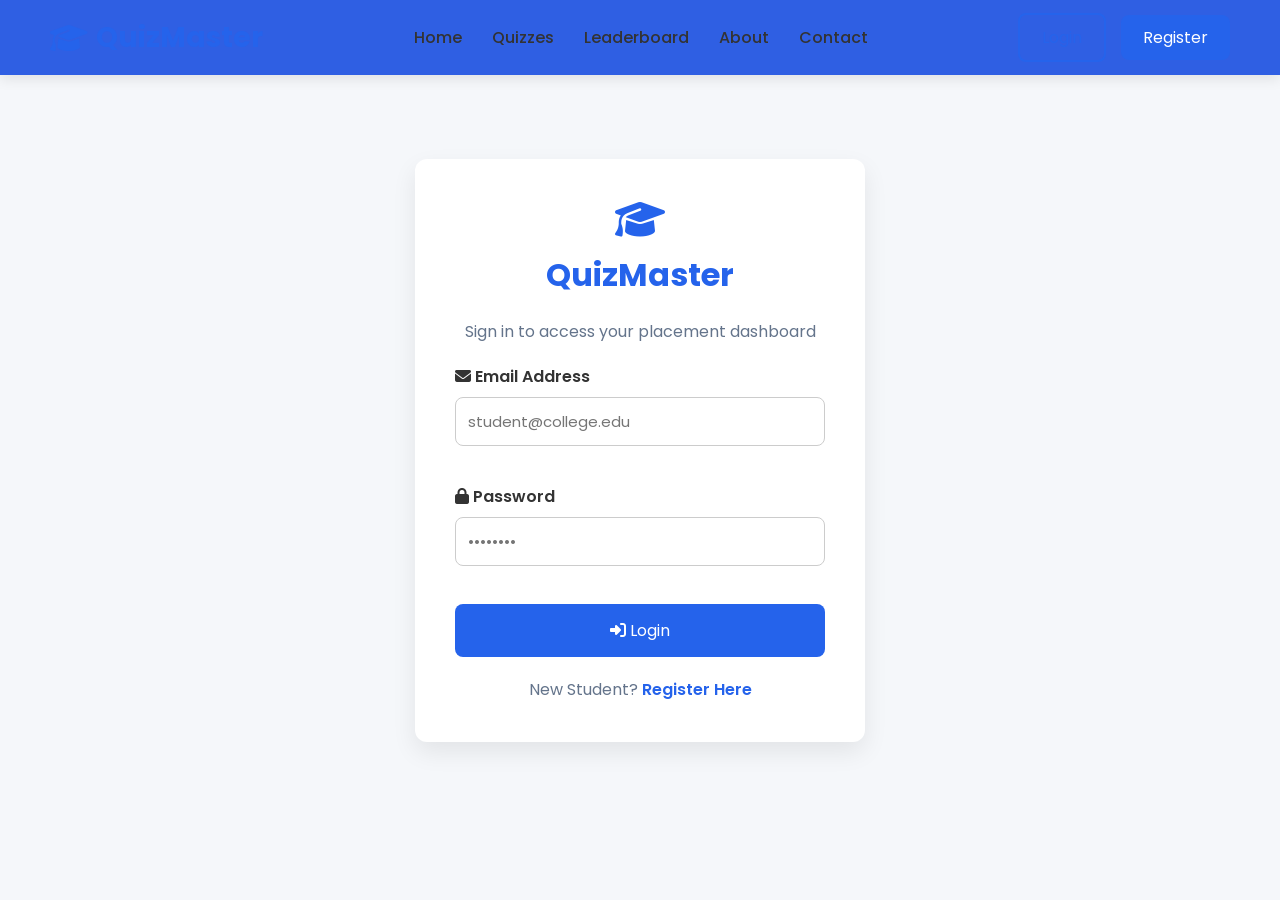
<file: frontend/students.html>
<!DOCTYPE html>
<html lang="en">

<head>
    <meta charset="UTF-8">
    <meta name="viewport" content="width=device-width, initial-scale=1.0">
    <title>Registered Students | QuizMaster Admin</title>
    <link rel="stylesheet" href="css/style.css">
    <link rel="preconnect" href="https://fonts.googleapis.com">
    <link href="https://fonts.googleapis.com/css2?family=Poppins:wght@300;400;500;600;700&display=swap" rel="stylesheet">
    <link rel="stylesheet" href="https://cdnjs.cloudflare.com/ajax/libs/font-awesome/6.7.2/css/all.min.css">
</head>

<body>

    <header class="navbar">
        <!-- Rendered by common.js -->
    </header>

    <div style="padding: 100px 8% 40px 8%; max-width: 1200px; margin: auto;">
        
        <div style="display: flex; justify-content: space-between; align-items: center; margin-bottom: 25px; flex-wrap: wrap; gap: 15px;">
            <div>
                <h1 style="font-size: 30px; color: #0f172a; margin: 0;"><i class="fa-solid fa-users" style="color: #2563eb;"></i> Registered Students</h1>
                <p style="color: #64748b; margin-top: 4px;">Roster of all registered users on the platform</p>
            </div>
            <a href="admin-dashboard.html" class="primary-btn">
                <i class="fa-solid fa-arrow-left"></i> Admin Dashboard
            </a>
        </div>

        <div style="background: white; border-radius: 16px; box-shadow: 0 8px 25px rgba(0,0,0,0.06); overflow: hidden; border: 1px solid #e2e8f0;">
            <table>
                <thead>
                    <tr>
                        <th>ID</th>
                        <th>Username</th>
                        <th>Email</th>
                        <th>Phone</th>
                        <th>College</th>
                        <th>Course</th>
                        <th>Role</th>
                    </tr>
                </thead>
                <tbody id="studentTable">
                    <tr>
                        <td colspan="7" style="text-align: center; padding: 40px;">
                            <i class="fa-solid fa-spinner fa-spin" style="font-size: 24px; color: #2563eb;"></i>
                            <p style="margin-top: 10px; color: #64748b;">Loading registered student roster...</p>
                        </td>
                    </tr>
                </tbody>
            </table>
        </div>

    </div>

    <footer>
        <p>© 2026 QuizMaster | Placement Assessment Platform</p>
    </footer>

    <script src="js/common.js"></script>
    <script src="js/students.js"></script>
</body>

</html>
</file>
<file: frontend/css/style.css>
/* ===========================
        GLOBAL
=========================== */

@import url('https://fonts.googleapis.com/css2?family=Poppins:wght@300;400;500;600;700&display=swap');

*{
    margin:0;
    padding:0;
    box-sizing:border-box;
    font-family:'Poppins',sans-serif;
}

html{
    scroll-behavior:smooth;
}

body{
    background:#f5f7fa;
    color:#333;
}

img{
    max-width:100%;
    display:block;
}

section{
    padding:80px 8%;
}

h2{
    text-align:center;
    margin-bottom:40px;
    font-size:35px;
    color:#1e293b;
}

/* ===========================
        HEADER
=========================== */

header{

    width:100%;
    height:75px;

    background:white;

    display:flex;

    justify-content:space-between;

    align-items:center;

    padding:0 8%;

    position:fixed;

    top:0;

    z-index:1000;

    box-shadow:0 5px 12px rgba(0,0,0,.08);

}

.logo{

    display:flex;

    align-items:center;

    gap:10px;

}

.logo i{

    color:#2563eb;

    font-size:30px;

}

.logo h2{

    margin:0;

    font-size:28px;

    color:#2563eb;

}

nav{

    display:flex;

    gap:30px;

}

nav a{

    text-decoration:none;

    color:#333;

    font-weight:500;

    transition:.3s;

}

nav a:hover{

    color:#2563eb;

}

.buttons{

    display:flex;

    gap:15px;

}

.login-btn{

    text-decoration:none;

    border:2px solid #2563eb;

    color:#2563eb;

    padding:10px 22px;

    border-radius:8px;

    transition:.3s;

}

.login-btn:hover{

    background:#2563eb;

    color:white;

}

.register-btn{

    text-decoration:none;

    background:#2563eb;

    color:white;

    padding:10px 22px;

    border-radius:8px;

    transition:.3s;

}

.register-btn:hover{

    background:#1d4ed8;

}

/* ===========================
        HERO
=========================== */

.hero{

    margin-top:75px;

    display:flex;

    justify-content:space-between;

    align-items:center;

    gap:60px;

    min-height:90vh;

}

.hero-left{

    flex:1;

}

.hero-left h1{

    font-size:55px;

    margin-bottom:20px;

    color:#1e293b;

}

.hero-left p{

    color:#555;

    line-height:30px;

    font-size:18px;

    margin-bottom:35px;

}

.hero-buttons{

    display:flex;

    gap:20px;

}

.primary-btn{

    text-decoration:none;

    background:#2563eb;

    color:white;

    padding:14px 30px;

    border-radius:8px;

    transition:.3s;

}

.primary-btn:hover{

    background:#1d4ed8;

}

.secondary-btn{

    text-decoration:none;

    border:2px solid #2563eb;

    color:#2563eb;

    padding:14px 30px;

    border-radius:8px;

    transition:.3s;

}

.secondary-btn:hover{

    background:#2563eb;

    color:white;

}

.hero-right{

    flex:1;

    text-align:center;

}

.hero-right img{

    width:90%;

}

/* ===========================
        QUIZ SECTION
=========================== */

.quiz-section{

    background:#ffffff;

}

.quiz-container{

    display:grid;

    grid-template-columns:repeat(auto-fit,minmax(280px,1fr));

    gap:30px;

}

.quiz-card{

    background:white;

    border-radius:12px;

    overflow:hidden;

    box-shadow:0 8px 20px rgba(0,0,0,.08);

    transition:.3s;

    text-align:center;

    padding-bottom:25px;

}

.quiz-card:hover{

    transform:translateY(-8px);

    box-shadow:0 15px 30px rgba(0,0,0,.15);

}

.quiz-card img{

    width:100%;

    height:180px;

    object-fit:cover;

}

.quiz-card h3{

    margin-top:20px;

    color:#1e293b;

}

.quiz-card p{

    color:#555;

    padding:15px;

    min-height:70px;

}

.quiz-card h4{

    color:#2563eb;

    font-size:24px;

    margin-bottom:20px;

}

.quiz-card button{

    border:none;

    background:#2563eb;

    color:white;

    padding:12px 28px;

    border-radius:8px;

    cursor:pointer;

    transition:.3s;

}

.quiz-card button:hover{

    background:#1d4ed8;

}

/* ===========================
        FEATURES
=========================== */

.features{

    background:#f8fafc;

}

.feature-container{

    display:grid;

    grid-template-columns:repeat(auto-fit,minmax(240px,1fr));

    gap:25px;

}

.feature-card{

    background:white;

    border-radius:12px;

    padding:30px;

    text-align:center;

    box-shadow:0 5px 15px rgba(0,0,0,.08);

    transition:.3s;

}

.feature-card:hover{

    transform:translateY(-6px);

}

.feature-card i{

    font-size:45px;

    color:#2563eb;

    margin-bottom:20px;

}

.feature-card h3{

    margin-bottom:15px;

}

.feature-card p{

    color:#666;

    line-height:26px;

}

/* ===========================
        LEADERBOARD
=========================== */

.leaderboard{

    background:white;

}

.leaderboard p{

    text-align:center;

    color:#666;

    margin-bottom:35px;

}

table{

    width:100%;

    border-collapse:collapse;

    background:white;

    box-shadow:0 5px 15px rgba(0,0,0,.08);

}

thead{

    background:#2563eb;

    color:white;

}

th{

    padding:18px;

}

td{

    padding:18px;

    text-align:center;

    border-bottom:1px solid #e5e7eb;

}

tbody tr:hover{

    background:#f8fafc;

}

/* ===========================
        ABOUT
=========================== */

.about{

    background:#f8fafc;

}

.about p{

    max-width:900px;

    margin:auto;

    text-align:center;

    line-height:32px;

    color:#555;

    font-size:18px;

}

/* ===========================
        CONTACT
=========================== */

.contact{

    background:white;

    text-align:center;

}

.contact p{

    margin:15px 0;

    color:#555;

    font-size:18px;

}

/* ===========================
        FOOTER
=========================== */

footer{

    background:#1e293b;

    color:white;

    text-align:center;

    padding:30px;

}

footer p{

    font-size:16px;

    letter-spacing:1px;

}

/* ===========================
        COMMON
=========================== */

button{

    cursor:pointer;

    font-size:16px;

}

button:hover{

    opacity:.95;

}

a{

    transition:.3s;

}

::selection{

    background:#2563eb;

    color:white;

}

/* ===========================
        SCROLLBAR
=========================== */

::-webkit-scrollbar{

    width:8px;

}

::-webkit-scrollbar-track{

    background:#f1f1f1;

}

::-webkit-scrollbar-thumb{

    background:#2563eb;

    border-radius:20px;

}

::-webkit-scrollbar-thumb:hover{

    background:#1d4ed8;

}

/* ===========================
        TABLET
=========================== */

@media(max-width:992px){

    header{

        padding:0 30px;

    }

    nav{

        gap:18px;

    }

    .hero{

        flex-direction:column;

        text-align:center;

        padding-top:120px;

    }

    .hero-left h1{

        font-size:42px;

    }

    .hero-buttons{

        justify-content:center;

    }

    .hero-right{

        margin-top:40px;

    }

}

/* ===========================
        MOBILE
=========================== */

@media(max-width:768px){

    header{

        flex-direction:column;

        height:auto;

        padding:20px;

    }

    nav{

        margin:20px 0;

        flex-wrap:wrap;

        justify-content:center;

    }

    .buttons{

        margin-bottom:10px;

    }

    section{

        padding:60px 20px;

    }

    .hero{

        margin-top:140px;

    }

    .hero-left h1{

        font-size:34px;

        line-height:45px;

    }

    .hero-left p{

        font-size:16px;

    }

    .hero-buttons{

        flex-direction:column;

        align-items:center;

    }

    .primary-btn,

    .secondary-btn{

        width:220px;

        text-align:center;

    }

    table{

        font-size:14px;

    }

    th,

    td{

        padding:12px 8px;

    }

}

/* ===========================
        SMALL MOBILE
=========================== */

@media(max-width:480px){

    .logo h2{

        font-size:22px;

    }

    nav{

        gap:12px;

    }

    nav a{

        font-size:14px;

    }

    h2{

        font-size:28px;

    }

    .quiz-card{

        margin:0 5px;

    }

}

/* ===========================
        LOGIN PAGE
=========================== */

.login-page{

    display:flex;

    justify-content:center;

    align-items:center;

    min-height:100vh;

    background:#f5f7fa;

}

.login-box{

    width:420px;

    background:white;

    padding:40px;

    border-radius:12px;

    box-shadow:0 10px 25px rgba(0,0,0,.08);

}

.login-box h2{

    margin-bottom:10px;

    text-align:center;

}

.login-box p{

    text-align:center;

    color:#666;

    margin-bottom:30px;

}

.input-group{

    margin-bottom:20px;

}

.input-group label{

    display:block;

    margin-bottom:8px;

    font-weight:600;

}

.input-group input{

    width:100%;

    padding:12px;

    border:1px solid #ccc;

    border-radius:8px;

    outline:none;

    font-size:15px;

}

.input-group input:focus{

    border-color:#2563eb;

}

.login-button{

    width:100%;

    border:none;

    background:#2563eb;

    color:white;

    padding:14px;

    border-radius:8px;

    font-size:16px;

    cursor:pointer;

}

.login-button:hover{

    background:#1d4ed8;

}

.extra-links{

    text-align:center;

    margin-top:20px;

}

.extra-links a{

    color:#2563eb;

    text-decoration:none;

    font-weight:600;

}

/* ===========================
        DASHBOARD
=========================== */

.dashboard-card{
    background:white;
    padding:30px;
    border-radius:12px;
    box-shadow:0 8px 20px rgba(0,0,0,.08);
    max-width:700px;
    margin:120px auto;
    text-align:center;
}

.dashboard-card h2{
    margin-bottom:20px;
}

.dashboard-buttons{
    display:flex;
    justify-content:center;
    gap:20px;
    flex-wrap:wrap;
    margin-top:30px;
}

/* ===========================
        QUIZ PAGE
=========================== */

.question{
    background:white;
    padding:20px;
    margin-bottom:20px;
    border-radius:10px;
    box-shadow:0 5px 15px rgba(0,0,0,.08);
}

.question h3{
    margin-bottom:15px;
}

.question label{
    display:block;
    margin:10px 0;
}

/* ===========================
        RESULT PAGE
=========================== */

.result-card{
    max-width:600px;
    margin:100px auto;
    background:white;
    padding:30px;
    border-radius:12px;
    box-shadow:0 10px 25px rgba(0,0,0,.08);
    text-align:center;
}

.result-card h1{
    color:#2563eb;
}

/* ===========================
        TABLE BUTTON
=========================== */

.table-btn{
    background:#2563eb;
    color:white;
    border:none;
    padding:10px 18px;
    border-radius:6px;
    cursor:pointer;
}

textarea{

width:100%;

padding:12px;

margin:10px 0;

border:1px solid #ccc;

border-radius:6px;

resize:none;

font-size:15px;

box-sizing:border-box;

}

/* ===========================
   COMMON FORM PAGES
=========================== */

.container{

    min-height:100vh;

    display:flex;

    justify-content:center;

    align-items:center;

    background:#f5f7fa;

    padding:20px;

}

.card{

    width:450px;

    background:white;

    padding:40px;

    border-radius:12px;

    box-shadow:0 10px 25px rgba(0,0,0,.08);

}

.card h1{

    text-align:center;

    color:#2563eb;

    margin-bottom:10px;

}

.card h3{

    text-align:center;

    margin-bottom:30px;

    color:#333;

}

.card input,

.card select,

.card textarea{

    width:100%;

    padding:12px;

    margin-bottom:18px;

    border:1px solid #ccc;

    border-radius:8px;

    font-size:15px;

    outline:none;

}

.card input:focus,

.card select:focus,

.card textarea:focus{

    border-color:#2563eb;

}

.card button{

    width:100%;

    background:#2563eb;

    color:white;

    border:none;

    padding:14px;

    border-radius:8px;

    font-size:16px;

    cursor:pointer;

}

.card button:hover{

    background:#1d4ed8;

}

.card p{

    text-align:center;

    margin-top:20px;

}

.card a{

    color:#2563eb;

    text-decoration:none;

    font-weight:600;

}

.navbar{

display:flex;
justify-content:space-between;
align-items:center;
padding:18px 50px;
background:#2f5fe3;

}

.nav-left a,
.nav-right a{

color:white;
text-decoration:none;
margin-right:25px;
font-weight:600;

}

.nav-left a:hover,
.nav-right a:hover{

color:#ffd54f;

}

/* ===========================
   ENHANCED PLACEMENT-LEVEL COMPONENTS
=========================== */

.nav-actions {
    display: flex;
    align-items: center;
    gap: 15px;
}

.user-badge {
    background: rgba(37, 99, 235, 0.1);
    color: #2563eb;
    padding: 8px 16px;
    border-radius: 20px;
    font-size: 14px;
    font-weight: 600;
    display: inline-flex;
    align-items: center;
    gap: 6px;
    border: 1px solid rgba(37, 99, 235, 0.2);
}

.logout-btn {
    background: #ef4444 !important;
    color: white !important;
    border: none;
    padding: 8px 18px;
    border-radius: 8px;
    font-size: 14px;
    font-weight: 500;
    cursor: pointer;
    transition: background 0.3s;
    display: inline-flex;
    align-items: center;
    gap: 6px;
}

.logout-btn:hover {
    background: #dc2626 !important;
}

.quiz-card {
    display: flex;
    flex-direction: column;
    height: 100%;
    position: relative;
    border: 1px solid #e2e8f0;
}

.quiz-card-header {
    position: relative;
}

.quiz-card-header img {
    height: 190px;
    width: 100%;
    object-fit: cover;
}

.quiz-duration-badge {
    position: absolute;
    top: 12px;
    right: 12px;
    background: rgba(15, 23, 42, 0.85);
    color: #ffffff;
    padding: 4px 12px;
    border-radius: 20px;
    font-size: 12px;
    font-weight: 600;
    backdrop-filter: blur(4px);
}

.quiz-card-body {
    padding: 20px;
    flex-grow: 1;
    display: flex;
    flex-direction: column;
    justify-content: space-between;
}

.quiz-card-body h3 {
    margin-top: 0;
    margin-bottom: 10px;
    font-size: 20px;
    color: #0f172a;
}

.quiz-card-body p {
    color: #64748b;
    font-size: 14px;
    line-height: 1.5;
    margin-bottom: 20px;
    padding: 0;
    min-height: 48px;
}

.quiz-card-footer {
    display: flex;
    align-items: center;
    justify-content: space-between;
    margin-top: auto;
    padding-top: 15px;
    border-top: 1px solid #f1f5f9;
}

.quiz-price {
    font-size: 22px;
    font-weight: 700;
    color: #2563eb;
}

.btn-buy {
    background: #2563eb;
    color: white;
    padding: 10px 20px;
    border-radius: 8px;
    border: none;
    font-weight: 600;
    transition: all 0.2s;
    cursor: pointer;
}

.btn-buy:hover {
    background: #1d4ed8;
    transform: translateY(-2px);
    box-shadow: 0 4px 12px rgba(37, 99, 235, 0.3);
}

.btn-start {
    background: #10b981;
    color: white;
    padding: 10px 20px;
    border-radius: 8px;
    border: none;
    font-weight: 600;
    transition: all 0.2s;
    cursor: pointer;
}

.btn-start:hover {
    background: #059669;
    transform: translateY(-2px);
    box-shadow: 0 4px 12px rgba(16, 185, 129, 0.3);
}

/* Stats Cards Grid */
.stat-grid {
    display: grid;
    grid-template-columns: repeat(auto-fit, minmax(220px, 1fr));
    gap: 20px;
    margin-bottom: 30px;
}

.stat-card {
    background: white;
    padding: 24px;
    border-radius: 12px;
    box-shadow: 0 4px 15px rgba(0,0,0,0.05);
    border: 1px solid #e2e8f0;
    display: flex;
    align-items: center;
    gap: 20px;
}

.stat-icon {
    width: 54px;
    height: 54px;
    border-radius: 12px;
    background: rgba(37, 99, 235, 0.1);
    color: #2563eb;
    display: flex;
    align-items: center;
    justify-content: center;
    font-size: 24px;
}

.stat-info h4 {
    margin: 0;
    font-size: 14px;
    color: #64748b;
    font-weight: 500;
}

.stat-info p {
    margin: 4px 0 0 0;
    font-size: 26px;
    font-weight: 700;
    color: #0f172a;
}

/* Timer Sticky Header */
.timer-header {
    position: sticky;
    top: 75px;
    z-index: 900;
    background: #0f172a;
    color: white;
    padding: 15px 30px;
    display: flex;
    justify-content: space-between;
    align-items: center;
    border-radius: 12px;
    margin-bottom: 30px;
    box-shadow: 0 10px 25px rgba(0,0,0,0.2);
}

.timer-box {
    background: #ef4444;
    padding: 6px 16px;
    border-radius: 20px;
    font-size: 18px;
    font-weight: 700;
    letter-spacing: 1px;
    animation: pulse 1.5s infinite;
}

@keyframes pulse {
    0% { box-shadow: 0 0 0 0 rgba(239, 68, 68, 0.6); }
    70% { box-shadow: 0 0 0 10px rgba(239, 68, 68, 0); }
    100% { box-shadow: 0 0 0 0 rgba(239, 68, 68, 0); }
}

/* Rank Badges */
.rank-badge {
    width: 32px;
    height: 32px;
    border-radius: 50%;
    display: inline-flex;
    align-items: center;
    justify-content: center;
    font-weight: 700;
    font-size: 14px;
}

.rank-1 { background: #fef08a; color: #854d0e; border: 1px solid #facc15; }
.rank-2 { background: #e2e8f0; color: #334155; border: 1px solid #cbd5e1; }
.rank-3 { background: #ffedd5; color: #9a3412; border: 1px solid #fdba74; }
.rank-other { background: #f1f5f9; color: #64748b; }
</file>
